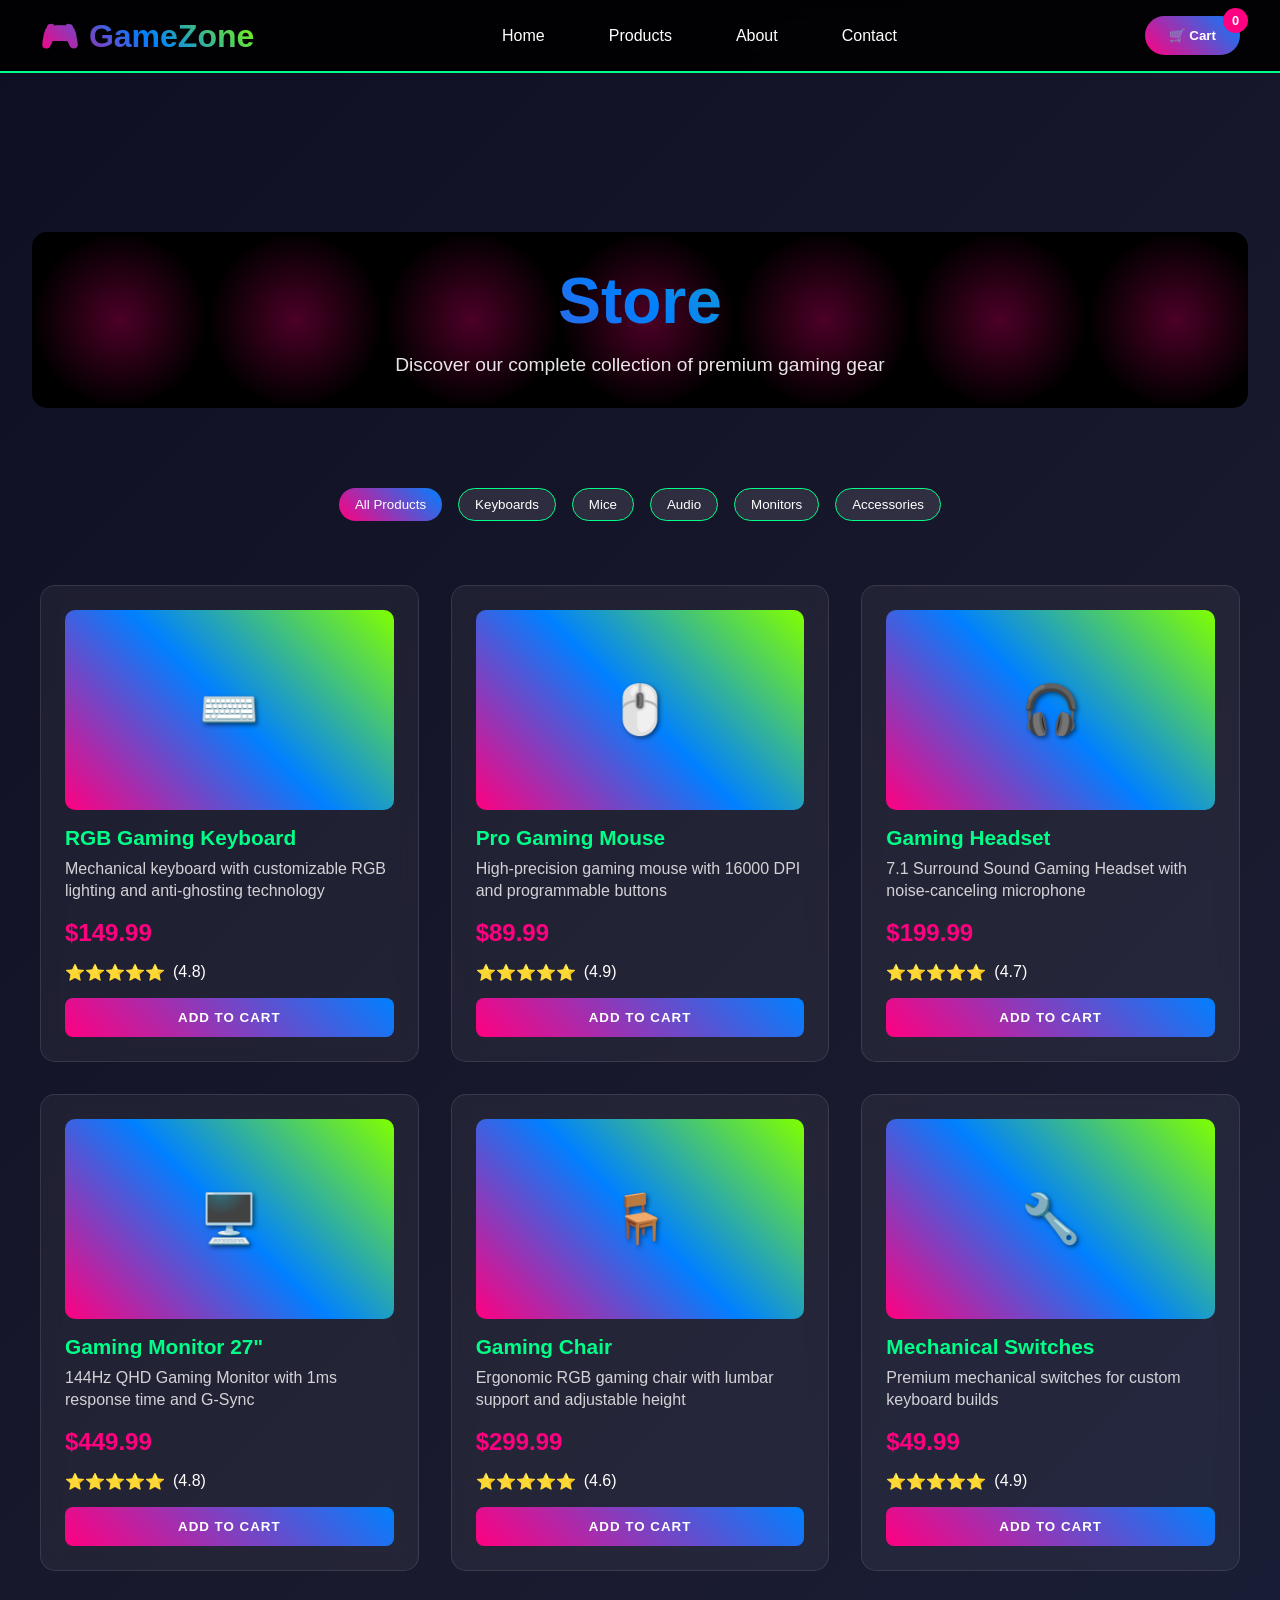
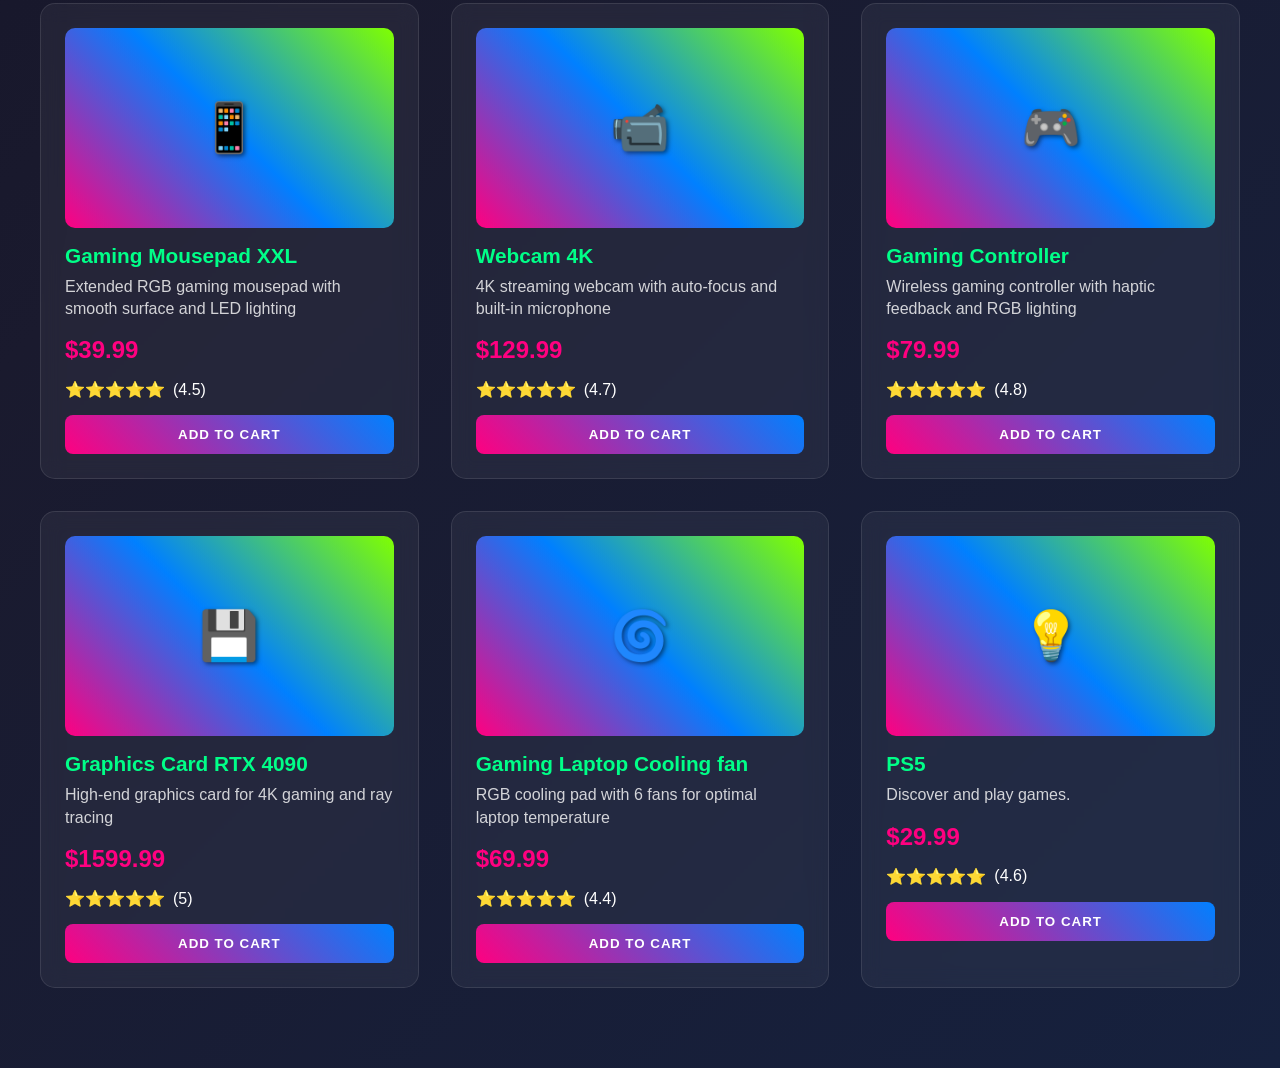
<file: products.html>
<!DOCTYPE html>
<html lang="en">
<head>
    <meta charset="UTF-8">
    <meta name="viewport" content="width=device-width, initial-scale=1.0">
    <title>Products - GameZone</title>
    <link rel="stylesheet" href="styles.css">

    <!-- Adobe Experience Platform Launch Embed Code -->
    <!-- REPLACE 'YOUR_LAUNCH_PROPERTY_ID' and 'YOUR_ENVIRONMENT' with your actual Launch details -->
    <script src="https://assets.adobedtm.com/236ca7d75265/1870f6fba67e/launch-588b966c9bf4-development.min.js" async></script>
    <!-- End Adobe Experience Platform Launch Embed Code -->

</head>
<body>
    <!-- Navigation -->
    <nav>
        <div class="nav-container">
            <div class="logo">🎮 GameZone</div>
            <ul class="nav-links">
                <li><a href="index.html">Home</a></li>
                <li><a href="products.html" class="active">Products</a></li>
                <li><a href="index.html#about">About</a></li>
                <li><a href="index.html#contact">Contact</a></li>
            </ul>
            <button class="cart-icon" onclick="toggleCart()">
                🛒 Cart
                <span class="cart-count" id="cartCount">0</span>
            </button>
        </div>
    </nav>

    <!-- Main Page -->
    <main class="main-page" id="mainPage">
        <!-- Products Hero Section -->
        <section class="hero" style="padding: 2rem 0; margin-top: 100px;">
            <h1 class="rgb-glow">Store</h1>
            <p>Discover our complete collection of premium gaming gear</p>
        </section>

        <!-- Filter Section -->
        <section class="filter-section" style="padding: 2rem; text-align: center; margin-bottom: 2rem;">
            <div class="filter-buttons" style="display: flex; justify-content: center; gap: 1rem; flex-wrap: wrap;">
                <button class="filter-btn active" onclick="filterProducts('all')" style="background: linear-gradient(45deg, #ff0080, #0080ff); border: none; padding: 0.5rem 1rem; border-radius: 20px; color: white; cursor: pointer; transition: all 0.3s ease;">All Products</button>
                <button class="filter-btn" onclick="filterProducts('keyboard')" style="background: rgba(255, 255, 255, 0.1); border: 1px solid #00ff88; padding: 0.5rem 1rem; border-radius: 20px; color: white; cursor: pointer; transition: all 0.3s ease;">Keyboards</button>
                <button class="filter-btn" onclick="filterProducts('mouse')" style="background: rgba(255, 255, 255, 0.1); border: 1px solid #00ff88; padding: 0.5rem 1rem; border-radius: 20px; color: white; cursor: pointer; transition: all 0.3s ease;">Mice</button>
                <button class="filter-btn" onclick="filterProducts('audio')" style="background: rgba(255, 255, 255, 0.1); border: 1px solid #00ff88; padding: 0.5rem 1rem; border-radius: 20px; color: white; cursor: pointer; transition: all 0.3s ease;">Audio</button>
                <button class="filter-btn" onclick="filterProducts('monitor')" style="background: rgba(255, 255, 255, 0.1); border: 1px solid #00ff88; padding: 0.5rem 1rem; border-radius: 20px; color: white; cursor: pointer; transition: all 0.3s ease;">Monitors</button>
                <button class="filter-btn" onclick="filterProducts('accessories')" style="background: rgba(255, 255, 255, 0.1); border: 1px solid #00ff88; padding: 0.5rem 1rem; border-radius: 20px; color: white; cursor: pointer; transition: all 0.3s ease;">Accessories</button>
            </div>
        </section>

        <!-- Products Section -->
        <section class="products-container" id="products">
            <div class="products-grid" id="productsGrid">
                <!-- Products will be dynamically generated -->
            </div>
        </section>
    </main>

    <!-- Cart Page -->
    <div class="cart-page" id="cartPage">
        <div class="cart-header">
            <h1>🛒 Your Gaming Cart</h1>
            <button class="back-btn" onclick="toggleCart()">← Back to Shop</button>
        </div>
        
        <div id="cartContent">
            <!-- Cart items will be dynamically generated -->
        </div>
    </div>

    <!-- Success Popup -->
    <div class="success-popup" id="successPopup">
        <h3>✅ Added to Cart!</h3>
        <p>Item successfully added to your cart</p>
    </div>

    <script src="script.js"></script>
</body>
</html>
</file>
<file: styles.css>
* {
    margin: 0;
    padding: 0;
    box-sizing: border-box;
}

body {
    font-family: 'Arial', sans-serif;
    background: linear-gradient(135deg, #0f0f23 0%, #1a1a2e 50%, #16213e 100%);
    color: #ffffff;
    min-height: 100vh;
}

/* RGB Animation */
@keyframes rgb-glow {
    0% { box-shadow: 0 0 20px #ff0080, 0 0 40px #ff0080, 0 0 60px #ff0080; }
    25% { box-shadow: 0 0 20px #0080ff, 0 0 40px #0080ff, 0 0 60px #0080ff; }
    50% { box-shadow: 0 0 20px #80ff00, 0 0 40px #80ff00, 0 0 60px #80ff00; }
    75% { box-shadow: 0 0 20px #ff8000, 0 0 40px #ff8000, 0 0 60px #ff8000; }
    100% { box-shadow: 0 0 20px #ff0080, 0 0 40px #ff0080, 0 0 60px #ff0080; }
}

.rgb-glow {
    animation: rgb-glow 3s infinite;
}

/* Navigation */
nav {
    background: rgba(0, 0, 0, 0.9);
    backdrop-filter: blur(10px);
    padding: 1rem 2rem;
    position: fixed;
    width: 100%;
    top: 0;
    z-index: 1000;
    border-bottom: 2px solid #00ff88;
}

.nav-container {
    display: flex;
    justify-content: space-between;
    align-items: center;
    max-width: 1200px;
    margin: 0 auto;
}

.logo {
    font-size: 2rem;
    font-weight: bold;
    background: linear-gradient(45deg, #ff0080, #0080ff, #80ff00);
    -webkit-background-clip: text;
    -webkit-text-fill-color: transparent;
    background-clip: text;
}

.nav-links {
    display: flex;
    list-style: none;
    gap: 2rem;
}

.nav-links a {
    color: #ffffff;
    text-decoration: none;
    transition: all 0.3s ease;
    padding: 0.5rem 1rem;
    border-radius: 5px;
}

.nav-links a:hover {
    background: linear-gradient(45deg, #ff0080, #0080ff);
    transform: translateY(-2px);
}

.cart-icon {
    position: relative;
    background: linear-gradient(45deg, #ff0080, #0080ff);
    padding: 0.75rem 1.5rem;
    border-radius: 25px;
    cursor: pointer;
    transition: all 0.3s ease;
    border: none;
    color: white;
    font-weight: bold;
}

.cart-icon:hover {
    transform: scale(1.05);
    box-shadow: 0 5px 15px rgba(255, 0, 128, 0.4);
}

.cart-count {
    position: absolute;
    top: -8px;
    right: -8px;
    background: #ff0080;
    color: white;
    border-radius: 50%;
    width: 25px;
    height: 25px;
    display: flex;
    align-items: center;
    justify-content: center;
    font-size: 0.8rem;
    font-weight: bold;
}

/* Main Content */
main {
    margin-top: 100px;
    padding: 2rem;
}

.hero {
    text-align: center;
    padding: 4rem 0;
    background: linear-gradient(rgba(0,0,0,0.7), rgba(0,0,0,0.7)), url('data:image/svg+xml,<svg xmlns="http://www.w3.org/2000/svg" viewBox="0 0 1000 1000"><defs><radialGradient id="a"><stop offset="0%" stop-color="%23ff0080"/><stop offset="100%" stop-color="%23000"/></radialGradient></defs><rect fill="url(%23a)" width="100%" height="100%"/></svg>');
    border-radius: 15px;
    margin-bottom: 3rem;
}

.hero h1 {
    font-size: 4rem;
    margin-bottom: 1rem;
    background: linear-gradient(45deg, #ff0080, #0080ff, #80ff00);
    -webkit-background-clip: text;
    -webkit-text-fill-color: transparent;
    background-clip: text;
}

.hero p {
    font-size: 1.2rem;
    opacity: 0.9;
}

/* Hero Video Styles */
.hero-video {
    margin-top: 3rem;
    border-radius: 15px;
    overflow: hidden;
    box-shadow: 0 20px 40px rgba(255, 0, 128, 0.3);
    max-width: 800px;
    margin-left: auto;
    margin-right: auto;
}

.hero-video video {
    width: 100%;
    height: auto;
    border-radius: 15px;
    border: 2px solid #00ff88;
}

/* About Section */
.about-section {
    padding: 4rem 2rem;
    max-width: 1200px;
    margin: 0 auto;
}

.about-container {
    text-align: center;
}

.about-text {
    font-size: 1.2rem;
    line-height: 1.6;
    color: rgba(255, 255, 255, 0.9);
    max-width: 800px;
    margin: 0 auto 3rem auto;
}

.features-grid {
    display: grid;
    grid-template-columns: repeat(auto-fit, minmax(250px, 1fr));
    gap: 2rem;
    margin-top: 3rem;
}

.feature-card {
    background: rgba(255, 255, 255, 0.05);
    backdrop-filter: blur(10px);
    border-radius: 15px;
    padding: 2rem;
    text-align: center;
    border: 1px solid rgba(255, 255, 255, 0.1);
    transition: all 0.3s ease;
}

.feature-card:hover {
    transform: translateY(-10px);
    box-shadow: 0 20px 40px rgba(255, 0, 128, 0.2);
    border-color: #00ff88;
}

.feature-icon {
    font-size: 3rem;
    margin-bottom: 1rem;
}

.feature-card h3 {
    color: #00ff88;
    margin-bottom: 1rem;
    font-size: 1.3rem;
}

.feature-card p {
    color: rgba(255, 255, 255, 0.8);
    line-height: 1.5;
}

/* Contact Section */
.contact-section {
    padding: 4rem 2rem;
    background: rgba(255, 255, 255, 0.02);
    border-top: 1px solid rgba(255, 255, 255, 0.1);
}

.contact-container {
    max-width: 1200px;
    margin: 0 auto;
}

.contact-content {
    display: grid;
    grid-template-columns: 1fr 1fr;
    gap: 4rem;
    margin-top: 3rem;
}

.contact-info h3,
.contact-form h3 {
    color: #00ff88;
    margin-bottom: 1.5rem;
    font-size: 1.5rem;
}

.contact-info p {
    margin-bottom: 1rem;
    font-size: 1.1rem;
    color: rgba(255, 255, 255, 0.9);
}

.contact-form {
    background: rgba(255, 255, 255, 0.05);
    backdrop-filter: blur(10px);
    border-radius: 15px;
    padding: 2rem;
    border: 1px solid rgba(255, 255, 255, 0.1);
}

.contact-form input,
.contact-form textarea {
    width: 100%;
    padding: 1rem;
    margin-bottom: 1rem;
    background: rgba(255, 255, 255, 0.1);
    border: 1px solid rgba(255, 255, 255, 0.2);
    border-radius: 8px;
    color: white;
    font-size: 1rem;
    transition: all 0.3s ease;
}

.contact-form input:focus,
.contact-form textarea:focus {
    outline: none;
    border-color: #00ff88;
    box-shadow: 0 0 10px rgba(0, 255, 136, 0.3);
}

.contact-form input::placeholder,
.contact-form textarea::placeholder {
    color: rgba(255, 255, 255, 0.6);
}

.submit-btn {
    width: 100%;
    padding: 1rem;
    background: linear-gradient(45deg, #ff0080, #0080ff);
    border: none;
    border-radius: 8px;
    color: white;
    font-weight: bold;
    cursor: pointer;
    transition: all 0.3s ease;
    text-transform: uppercase;
    letter-spacing: 1px;
}

.submit-btn:hover {
    transform: translateY(-2px);
    box-shadow: 0 10px 20px rgba(255, 0, 128, 0.3);
}
.products-container {
    max-width: 1200px;
    margin: 0 auto;
}

.section-title {
    font-size: 2.5rem;
    text-align: center;
    margin-bottom: 3rem;
    background: linear-gradient(45deg, #ff0080, #0080ff);
    -webkit-background-clip: text;
    -webkit-text-fill-color: transparent;
    background-clip: text;
}

.products-grid {
    display: grid;
    grid-template-columns: repeat(auto-fit, minmax(300px, 1fr));
    gap: 2rem;
    margin-bottom: 3rem;
}

.product-card {
    background: rgba(255, 255, 255, 0.05);
    backdrop-filter: blur(10px);
    border-radius: 15px;
    padding: 1.5rem;
    transition: all 0.3s ease;
    border: 1px solid rgba(255, 255, 255, 0.1);
    position: relative;
    overflow: hidden;
}

.product-card::before {
    content: '';
    position: absolute;
    top: 0;
    left: -100%;
    width: 100%;
    height: 100%;
    background: linear-gradient(90deg, transparent, rgba(255, 255, 255, 0.1), transparent);
    transition: all 0.5s ease;
}

.product-card:hover::before {
    left: 100%;
}

.product-card:hover {
    transform: translateY(-10px);
    box-shadow: 0 20px 40px rgba(255, 0, 128, 0.2);
    border-color: #00ff88;
}

.product-image {
    width: 100%;
    height: 200px;
    background: linear-gradient(45deg, #ff0080, #0080ff, #80ff00);
    border-radius: 10px;
    margin-bottom: 1rem;
    display: flex;
    align-items: center;
    justify-content: center;
    font-size: 3rem;
    position: relative;
    overflow: hidden;
}

.product-image::after {
    content: attr(data-icon);
    color: white;
    text-shadow: 2px 2px 4px rgba(0,0,0,0.5);
}

.product-title {
    font-size: 1.3rem;
    font-weight: bold;
    margin-bottom: 0.5rem;
    color: #00ff88;
}

.product-description {
    color: rgba(255, 255, 255, 0.8);
    margin-bottom: 1rem;
    line-height: 1.4;
}

.product-price {
    font-size: 1.5rem;
    font-weight: bold;
    color: #ff0080;
    margin-bottom: 1rem;
}

.product-rating {
    display: flex;
    align-items: center;
    gap: 0.5rem;
    margin-bottom: 1rem;
}

.stars {
    color: #ffd700;
}

.add-to-cart {
    width: 100%;
    padding: 0.75rem;
    background: linear-gradient(45deg, #ff0080, #0080ff);
    border: none;
    border-radius: 8px;
    color: white;
    font-weight: bold;
    cursor: pointer;
    transition: all 0.3s ease;
    text-transform: uppercase;
    letter-spacing: 1px;
}

.add-to-cart:hover {
    transform: translateY(-2px);
    box-shadow: 0 10px 20px rgba(255, 0, 128, 0.3);
}

.add-to-cart:active {
    transform: translateY(0);
}

/* Cart Page Styles */
.cart-page {
    display: none;
    max-width: 1000px;
    margin: 0 auto;
    padding: 2rem;
}

.cart-page.active {
    display: block;
}

.main-page.hidden {
    display: none;
}

.cart-header {
    display: flex;
    justify-content: space-between;
    align-items: center;
    margin-bottom: 2rem;
    padding-bottom: 1rem;
    border-bottom: 2px solid #00ff88;
}

.back-btn {
    background: linear-gradient(45deg, #0080ff, #80ff00);
    border: none;
    padding: 0.75rem 1.5rem;
    border-radius: 8px;
    color: white;
    font-weight: bold;
    cursor: pointer;
    transition: all 0.3s ease;
}

.back-btn:hover {
    transform: translateY(-2px);
    box-shadow: 0 5px 15px rgba(0, 128, 255, 0.3);
}

.cart-items {
    margin-bottom: 2rem;
}

.cart-item {
    background: rgba(255, 255, 255, 0.05);
    backdrop-filter: blur(10px);
    border-radius: 15px;
    padding: 1.5rem;
    margin-bottom: 1rem;
    display: flex;
    align-items: center;
    gap: 1.5rem;
    border: 1px solid rgba(255, 255, 255, 0.1);
}

.cart-item-image {
    width: 80px;
    height: 80px;
    background: linear-gradient(45deg, #ff0080, #0080ff);
    border-radius: 10px;
    display: flex;
    align-items: center;
    justify-content: center;
    font-size: 2rem;
    color: white;
}

.cart-item-details {
    flex: 1;
}

.cart-item-title {
    font-size: 1.2rem;
    font-weight: bold;
    color: #00ff88;
    margin-bottom: 0.5rem;
}

.cart-item-price {
    font-size: 1.1rem;
    color: #ff0080;
    font-weight: bold;
}

.quantity-controls {
    display: flex;
    align-items: center;
    gap: 1rem;
}

.qty-btn {
    background: linear-gradient(45deg, #ff0080, #0080ff);
    border: none;
    width: 35px;
    height: 35px;
    border-radius: 50%;
    color: white;
    font-weight: bold;
    cursor: pointer;
    transition: all 0.3s ease;
}

.qty-btn:hover {
    transform: scale(1.1);
}

.quantity {
    font-size: 1.2rem;
    font-weight: bold;
    min-width: 30px;
    text-align: center;
}

.remove-btn {
    background: linear-gradient(45deg, #ff4757, #ff6b7a);
    border: none;
    padding: 0.5rem 1rem;
    border-radius: 8px;
    color: white;
    font-weight: bold;
    cursor: pointer;
    transition: all 0.3s ease;
}

.remove-btn:hover {
    transform: translateY(-2px);
    box-shadow: 0 5px 15px rgba(255, 71, 87, 0.3);
}

.cart-summary {
    background: rgba(255, 255, 255, 0.05);
    backdrop-filter: blur(10px);
    border-radius: 15px;
    padding: 2rem;
    border: 1px solid rgba(255, 255, 255, 0.1);
}

.summary-row {
    display: flex;
    justify-content: space-between;
    margin-bottom: 1rem;
    padding: 0.5rem 0;
}

.summary-row.total {
    border-top: 2px solid #00ff88;
    padding-top: 1rem;
    font-size: 1.3rem;
    font-weight: bold;
    color: #00ff88;
}

.checkout-btn {
    width: 100%;
    padding: 1rem;
    background: linear-gradient(45deg, #00ff88, #0080ff);
    border: none;
    border-radius: 10px;
    color: white;
    font-size: 1.2rem;
    font-weight: bold;
    cursor: pointer;
    transition: all 0.3s ease;
    margin-top: 1rem;
    text-transform: uppercase;
    letter-spacing: 1px;
}

.checkout-btn:hover {
    transform: translateY(-3px);
    box-shadow: 0 15px 30px rgba(0, 255, 136, 0.3);
}

.empty-cart {
    text-align: center;
    padding: 4rem 2rem;
    color: rgba(255, 255, 255, 0.6);
}

.empty-cart h2 {
    font-size: 2rem;
    margin-bottom: 1rem;
    color: #ff0080;
}

/* Responsive Design */
@media (max-width: 768px) {
    .nav-container {
        flex-direction: column;
        gap: 1rem;
    }

    .nav-links {
        flex-wrap: wrap;
        justify-content: center;
    }

    .hero h1 {
        font-size: 2.5rem;
    }

    .products-grid {
        grid-template-columns: 1fr;
    }

    .cart-item {
        flex-direction: column;
        text-align: center;
    }

    .quantity-controls {
        justify-content: center;
    }

    .contact-content {
        grid-template-columns: 1fr;
        gap: 2rem;
    }

    .features-grid {
        grid-template-columns: 1fr;
    }
}

/* Loading Animation */
.loading {
    display: inline-block;
    width: 20px;
    height: 20px;
    border: 3px solid rgba(255, 255, 255, 0.3);
    border-radius: 50%;
    border-top-color: #00ff88;
    animation: spin 1s ease-in-out infinite;
}

@keyframes spin {
    to { transform: rotate(360deg); }
}

/* Success Animation */
.success-popup {
    position: fixed;
    top: 50%;
    left: 50%;
    transform: translate(-50%, -50%) scale(0);
    background: rgba(0, 255, 136, 0.95);
    color: white;
    padding: 2rem;
    border-radius: 15px;
    text-align: center;
    z-index: 2000;
    transition: all 0.3s ease;
    backdrop-filter: blur(10px);
}

.success-popup.show {
    transform: translate(-50%, -50%) scale(1);
}
</file>
